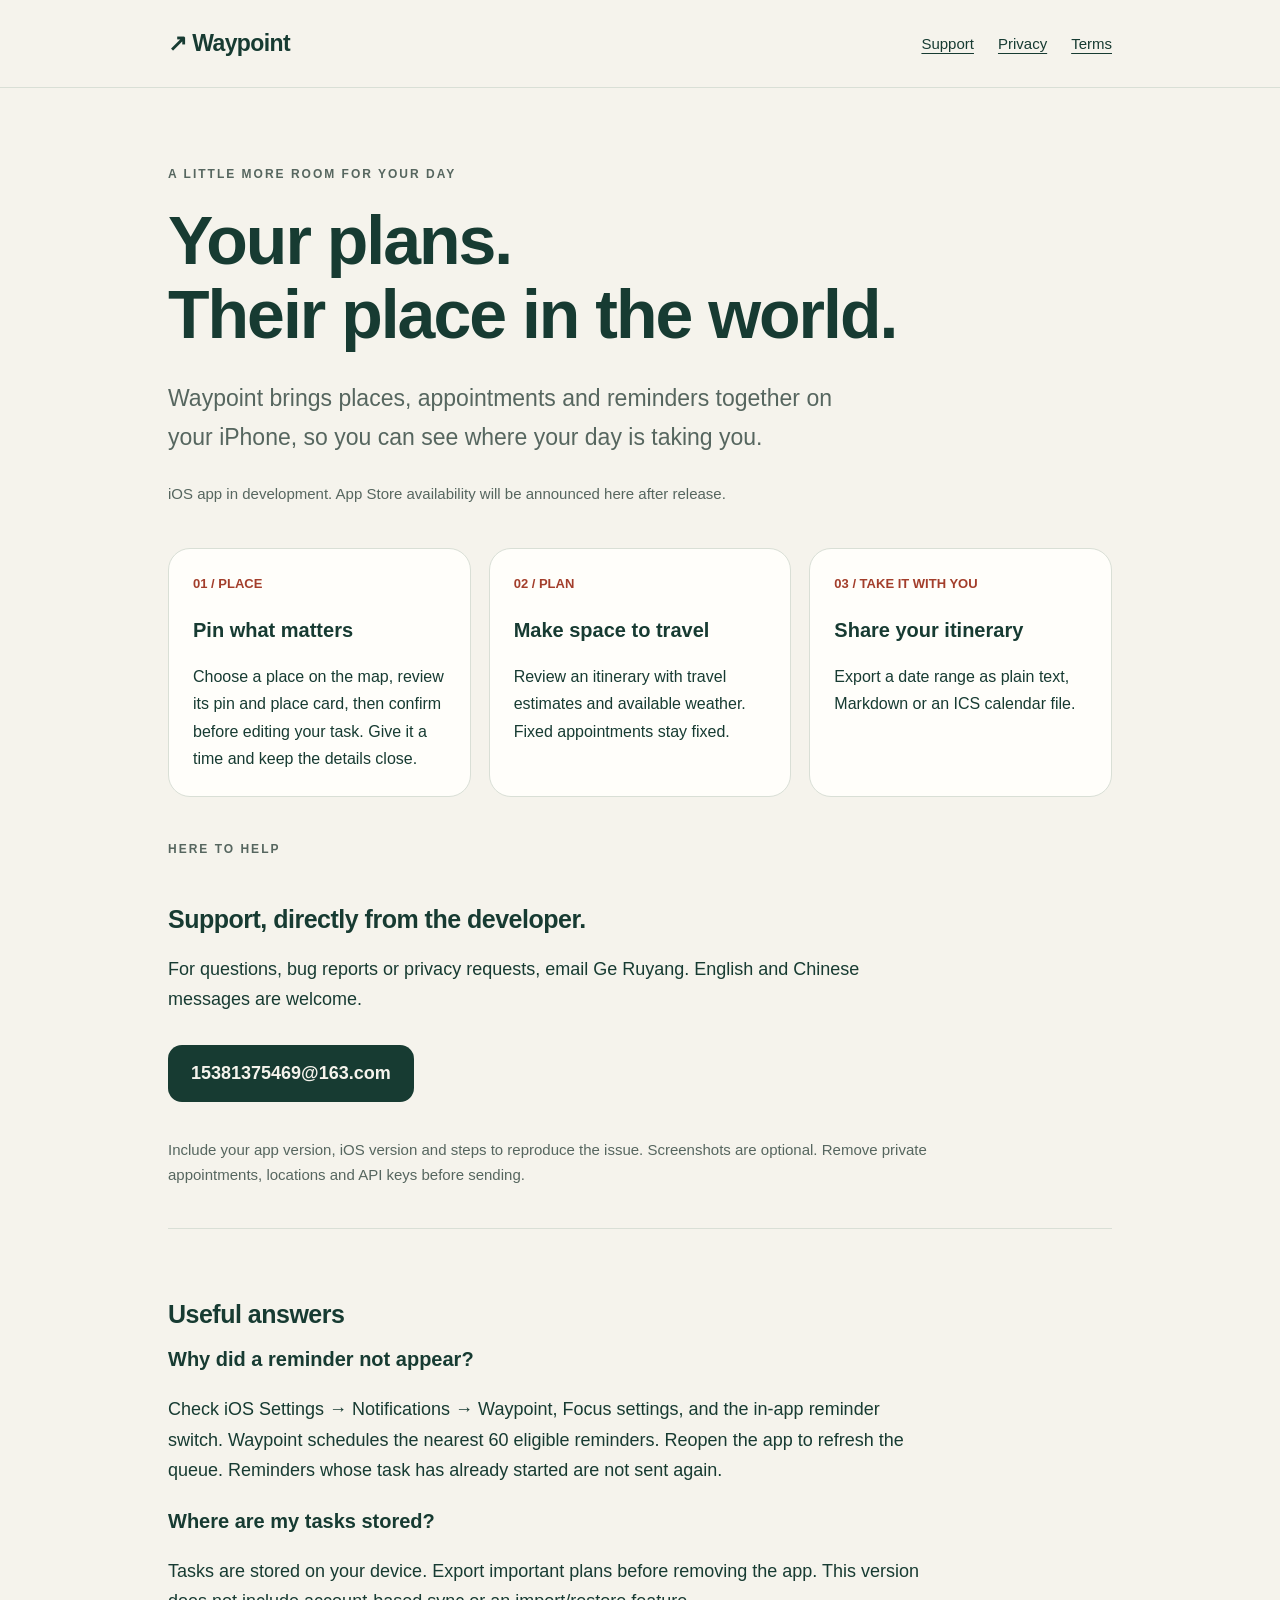
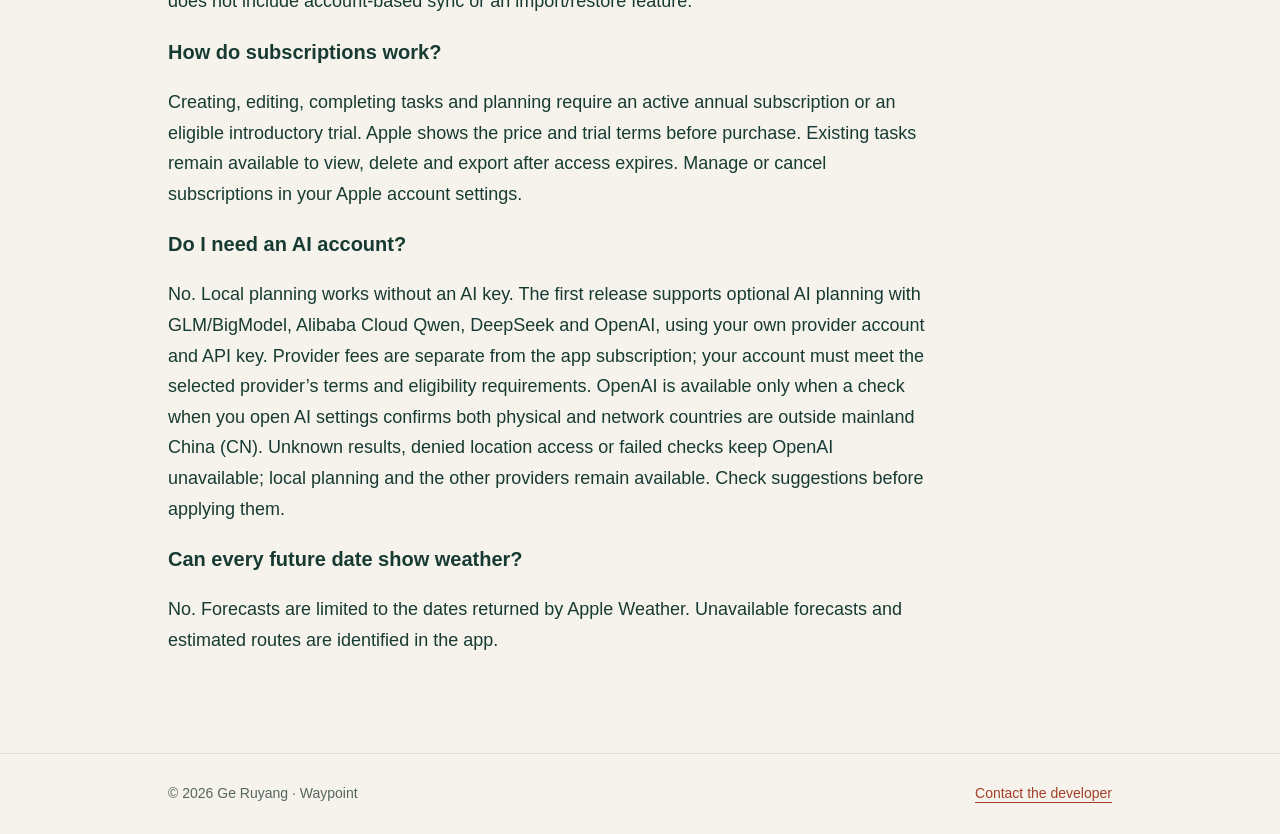
<file: index.html>
<!doctype html>
<html lang="en"><head><meta charset="utf-8"><meta name="viewport" content="width=device-width,initial-scale=1"><meta name="description" content="Support for Waypoint, an iOS app for map-based tasks, reminders and itinerary planning."><meta name="color-scheme" content="light dark"><title>Map & To-Do — Support · Waypoint</title><link rel="stylesheet" href="./style.css"></head><body><a class="skip" href="#main">Skip to content</a><header><div class="wrap"><nav aria-label="Main navigation"><a class="brand" href="./">↗ Waypoint</a><div class="navlinks"><a href="./#support">Support</a><a href="./privacy/">Privacy</a><a href="./terms/">Terms</a></div></nav></div></header><main id="main"><div class="wrap"><p class="eyebrow">A little more room for your day</p><h1>Your plans.<br>Their place in the world.</h1><p class="lead">Waypoint brings places, appointments and reminders together on your iPhone, so you can see where your day is taking you.</p><p class="note">iOS app in development. App Store availability will be announced here after release.</p><div class="cards"><section class="card"><span class="step">01 / PLACE</span><h3>Pin what matters</h3><p>Choose a place on the map, review its pin and place card, then confirm before editing your task. Give it a time and keep the details close.</p></section><section class="card"><span class="step">02 / PLAN</span><h3>Make space to travel</h3><p>Review an itinerary with travel estimates and available weather. Fixed appointments stay fixed.</p></section><section class="card"><span class="step">03 / TAKE IT WITH YOU</span><h3>Share your itinerary</h3><p>Export a date range as plain text, Markdown or an ICS calendar file.</p></section></div><section id="support"><p class="eyebrow">Here to help</p><h2>Support, directly from the developer.</h2><p>For questions, bug reports or privacy requests, email Ge Ruyang. English and Chinese messages are welcome.</p><a class="contact" href="mailto:15381375469@163.com?subject=Waypoint%20support">15381375469@163.com</a><p class="note">Include your app version, iOS version and steps to reproduce the issue. Screenshots are optional. Remove private appointments, locations and API keys before sending.</p></section><section class="rule"><h2>Useful answers</h2><h3>Why did a reminder not appear?</h3><p>Check iOS Settings → Notifications → Waypoint, Focus settings, and the in-app reminder switch. Waypoint schedules the nearest 60 eligible reminders. Reopen the app to refresh the queue. Reminders whose task has already started are not sent again.</p><h3>Where are my tasks stored?</h3><p>Tasks are stored on your device. Export important plans before removing the app. This version does not include account-based sync or an import/restore feature.</p><h3>How do subscriptions work?</h3><p>Creating, editing, completing tasks and planning require an active annual subscription or an eligible introductory trial. Apple shows the price and trial terms before purchase. Existing tasks remain available to view, delete and export after access expires. Manage or cancel subscriptions in your Apple account settings.</p><h3>Do I need an AI account?</h3><p>No. Local planning works without an AI key. The first release supports optional AI planning with GLM/BigModel, Alibaba Cloud Qwen, DeepSeek and OpenAI, using your own provider account and API key. Provider fees are separate from the app subscription; your account must meet the selected provider’s terms and eligibility requirements. OpenAI is available only when a check when you open AI settings confirms both physical and network countries are outside mainland China (CN). Unknown results, denied location access or failed checks keep OpenAI unavailable; local planning and the other providers remain available. Check suggestions before applying them.</p><h3>Can every future date show weather?</h3><p>No. Forecasts are limited to the dates returned by Apple Weather. Unavailable forecasts and estimated routes are identified in the app.</p></section></div></main><footer><div class="wrap"><span>© 2026 Ge Ruyang · Waypoint</span><span><a href="mailto:15381375469@163.com">Contact the developer</a></span></div></footer></body></html>
</file>
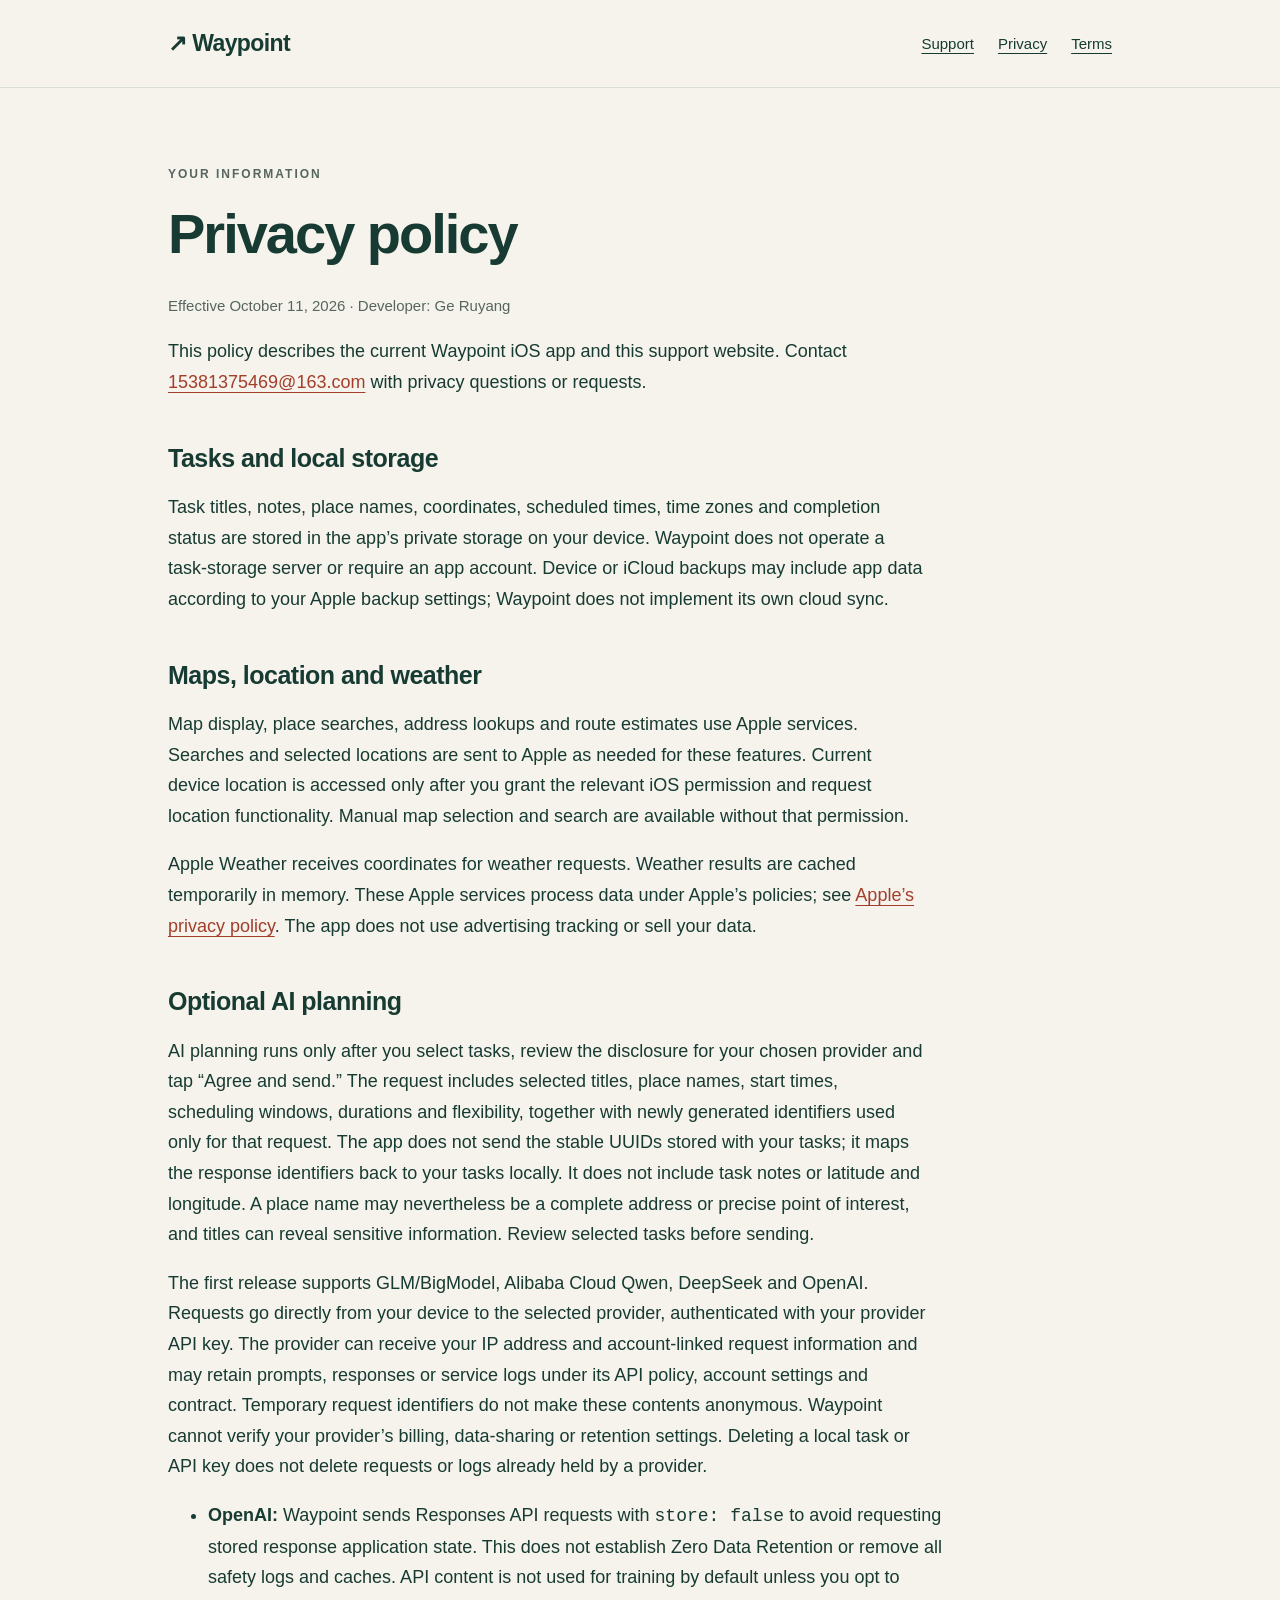
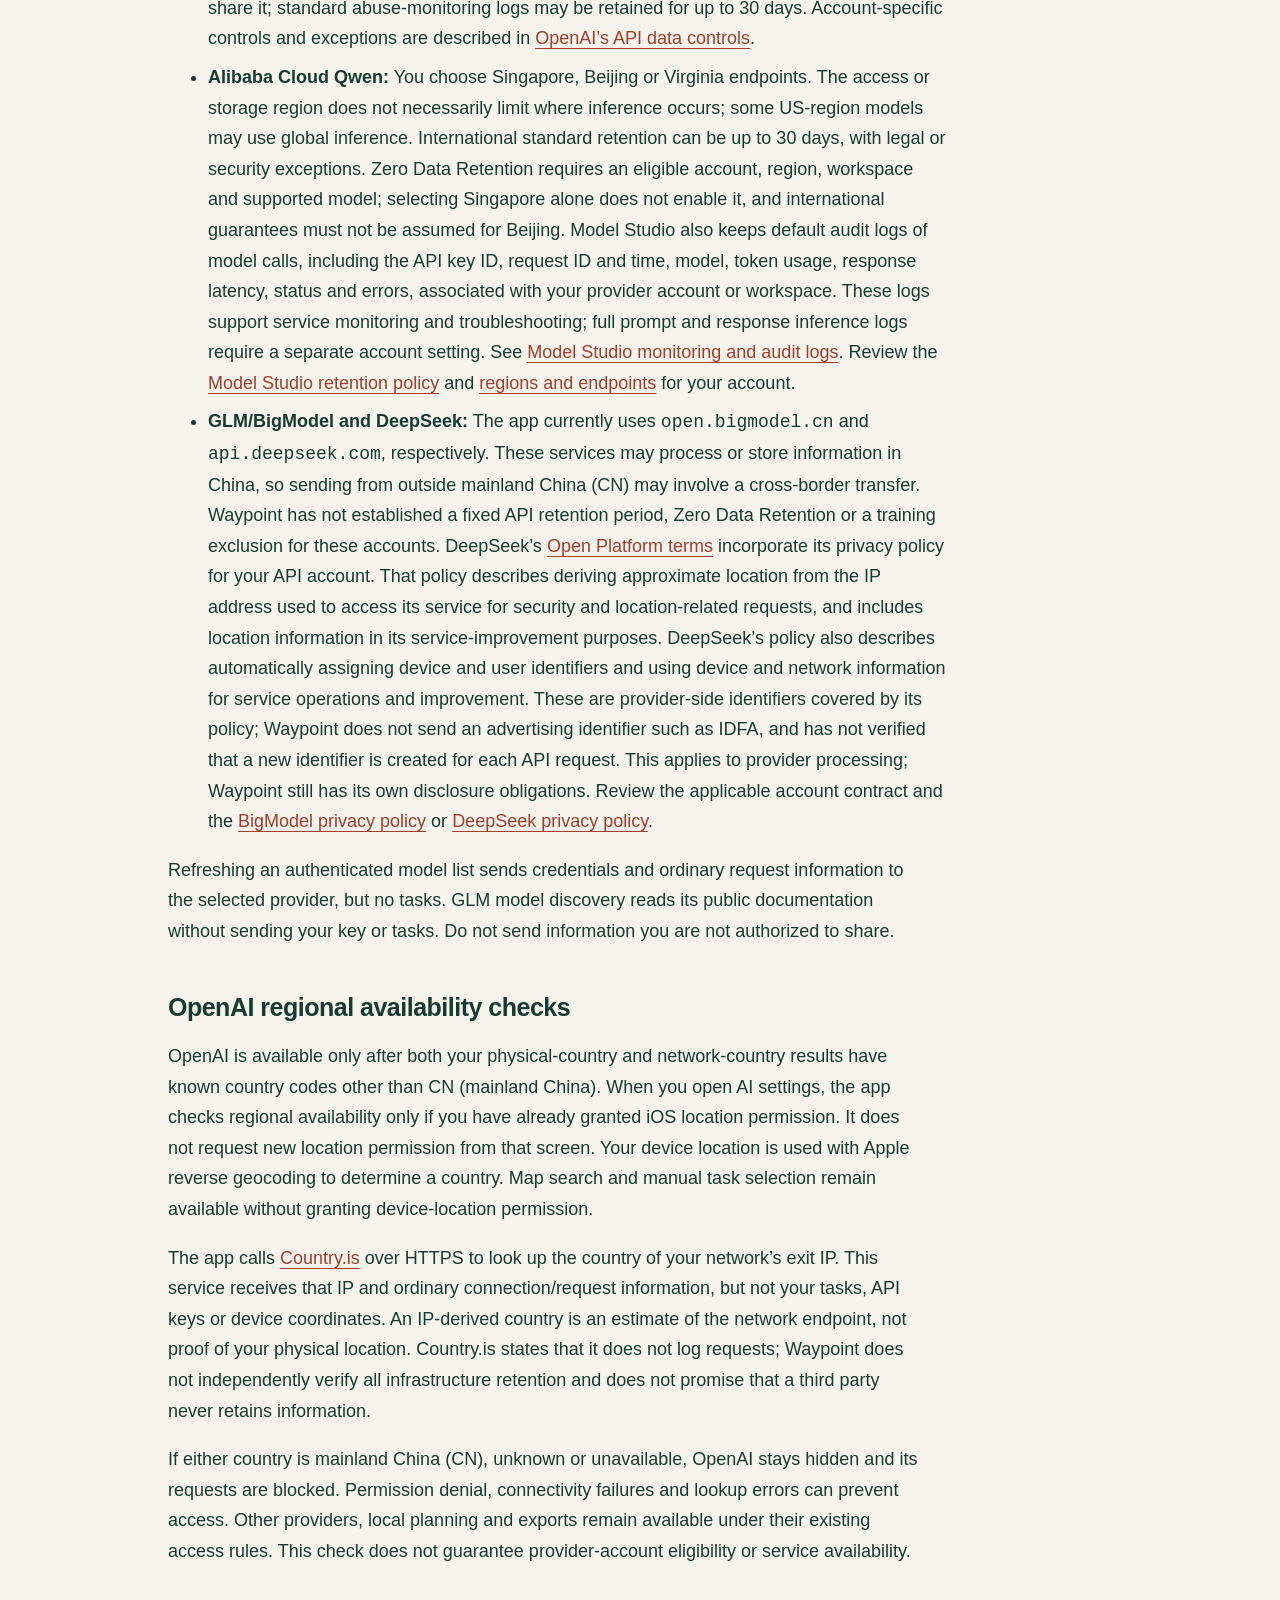
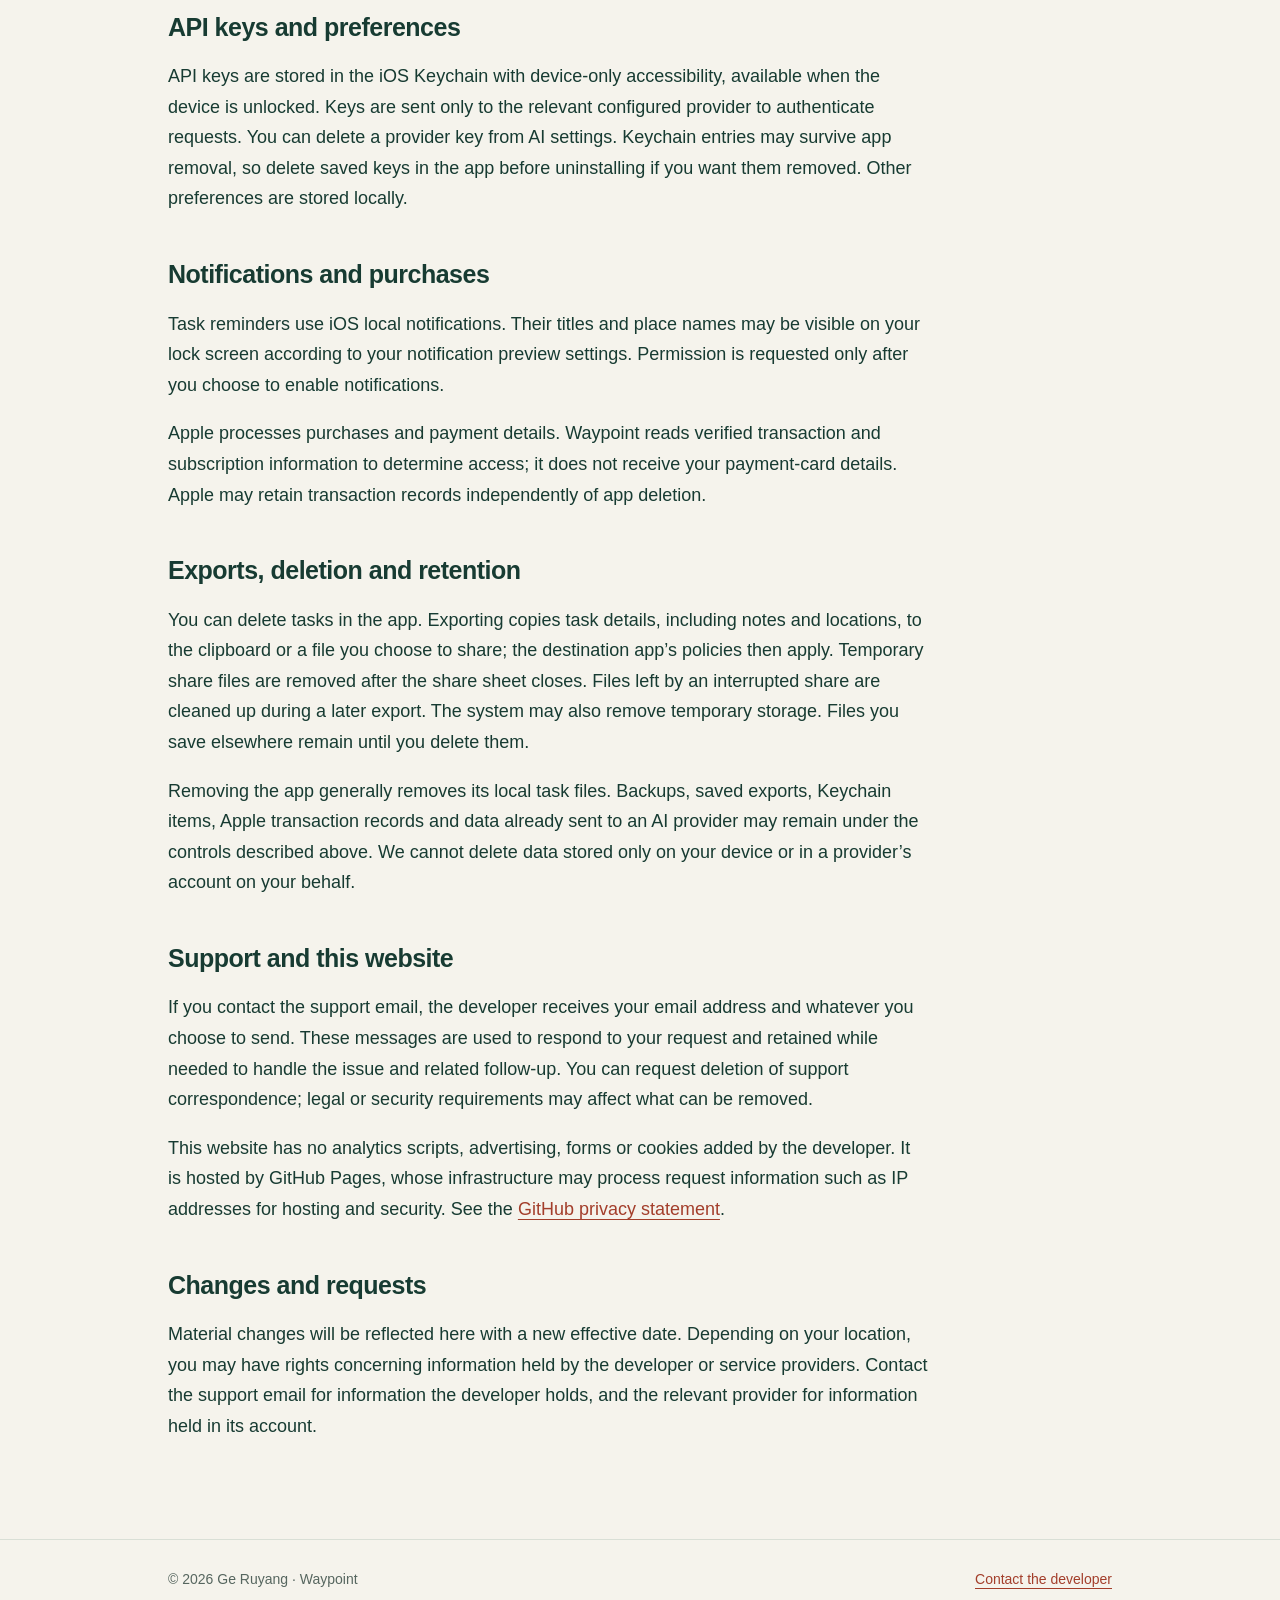
<file: privacy/index.html>
<!doctype html>
<html lang="en"><head><meta charset="utf-8"><meta name="viewport" content="width=device-width,initial-scale=1"><meta name="description" content="How Waypoint handles local tasks, location services, optional AI requests, subscriptions and support messages."><meta name="color-scheme" content="light dark"><title>Privacy policy · Waypoint</title><link rel="stylesheet" href="../style.css"></head><body><a class="skip" href="#main">Skip to content</a><header><div class="wrap"><nav aria-label="Main navigation"><a class="brand" href="../">↗ Waypoint</a><div class="navlinks"><a href="../#support">Support</a><a href="../privacy/">Privacy</a><a href="../terms/">Terms</a></div></nav></div></header><main id="main"><div class="wrap"><article class="legal"><p class="eyebrow">Your information</p><h1>Privacy policy</h1><p class="note">Effective October 11, 2026 · Developer: Ge Ruyang</p><p>This policy describes the current Waypoint iOS app and this support website. Contact <a href="mailto:15381375469@163.com">15381375469@163.com</a> with privacy questions or requests.</p><h2>Tasks and local storage</h2><p>Task titles, notes, place names, coordinates, scheduled times, time zones and completion status are stored in the app’s private storage on your device. Waypoint does not operate a task-storage server or require an app account. Device or iCloud backups may include app data according to your Apple backup settings; Waypoint does not implement its own cloud sync.</p><h2>Maps, location and weather</h2><p>Map display, place searches, address lookups and route estimates use Apple services. Searches and selected locations are sent to Apple as needed for these features. Current device location is accessed only after you grant the relevant iOS permission and request location functionality. Manual map selection and search are available without that permission.</p><p>Apple Weather receives coordinates for weather requests. Weather results are cached temporarily in memory. These Apple services process data under Apple’s policies; see <a href="https://www.apple.com/legal/privacy/">Apple’s privacy policy</a>. The app does not use advertising tracking or sell your data.</p><h2>Optional AI planning</h2><p>AI planning runs only after you select tasks, review the disclosure for your chosen provider and tap “Agree and send.” The request includes selected titles, place names, start times, scheduling windows, durations and flexibility, together with newly generated identifiers used only for that request. The app does not send the stable UUIDs stored with your tasks; it maps the response identifiers back to your tasks locally. It does not include task notes or latitude and longitude. A place name may nevertheless be a complete address or precise point of interest, and titles can reveal sensitive information. Review selected tasks before sending.</p><p>The first release supports GLM/BigModel, Alibaba Cloud Qwen, DeepSeek and OpenAI. Requests go directly from your device to the selected provider, authenticated with your provider API key. The provider can receive your IP address and account-linked request information and may retain prompts, responses or service logs under its API policy, account settings and contract. Temporary request identifiers do not make these contents anonymous. Waypoint cannot verify your provider’s billing, data-sharing or retention settings. Deleting a local task or API key does not delete requests or logs already held by a provider.</p><ul><li><strong>OpenAI:</strong> Waypoint sends Responses API requests with <code>store: false</code> to avoid requesting stored response application state. This does not establish Zero Data Retention or remove all safety logs and caches. API content is not used for training by default unless you opt to share it; standard abuse-monitoring logs may be retained for up to 30 days. Account-specific controls and exceptions are described in <a href="https://developers.openai.com/api/docs/guides/your-data">OpenAI’s API data controls</a>.</li><li><strong>Alibaba Cloud Qwen:</strong> You choose Singapore, Beijing or Virginia endpoints. The access or storage region does not necessarily limit where inference occurs; some US-region models may use global inference. International standard retention can be up to 30 days, with legal or security exceptions. Zero Data Retention requires an eligible account, region, workspace and supported model; selecting Singapore alone does not enable it, and international guarantees must not be assumed for Beijing. Model Studio also keeps default audit logs of model calls, including the API key ID, request ID and time, model, token usage, response latency, status and errors, associated with your provider account or workspace. These logs support service monitoring and troubleshooting; full prompt and response inference logs require a separate account setting. See <a href="https://www.alibabacloud.com/help/en/model-studio/model-telemetry">Model Studio monitoring and audit logs</a>. Review the <a href="https://www.alibabacloud.com/help/en/model-studio/data-retention-policy">Model Studio retention policy</a> and <a href="https://help.aliyun.com/en/model-studio/regions/">regions and endpoints</a> for your account.</li><li><strong>GLM/BigModel and DeepSeek:</strong> The app currently uses <code>open.bigmodel.cn</code> and <code>api.deepseek.com</code>, respectively. These services may process or store information in China, so sending from outside mainland China (CN) may involve a cross-border transfer. Waypoint has not established a fixed API retention period, Zero Data Retention or a training exclusion for these accounts. DeepSeek’s <a href="https://cdn.deepseek.com/policies/en-US/deepseek-open-platform-terms-of-service.html">Open Platform terms</a> incorporate its privacy policy for your API account. That policy describes deriving approximate location from the IP address used to access its service for security and location-related requests, and includes location information in its service-improvement purposes. DeepSeek’s policy also describes automatically assigning device and user identifiers and using device and network information for service operations and improvement. These are provider-side identifiers covered by its policy; Waypoint does not send an advertising identifier such as IDFA, and has not verified that a new identifier is created for each API request. This applies to provider processing; Waypoint still has its own disclosure obligations. Review the applicable account contract and the <a href="https://docs.bigmodel.cn/cn/terms/privacy-policy">BigModel privacy policy</a> or <a href="https://cdn.deepseek.com/policies/en-US/deepseek-privacy-policy.html">DeepSeek privacy policy</a>.</li></ul><p>Refreshing an authenticated model list sends credentials and ordinary request information to the selected provider, but no tasks. GLM model discovery reads its public documentation without sending your key or tasks. Do not send information you are not authorized to share.</p><h2>OpenAI regional availability checks</h2><p>OpenAI is available only after both your physical-country and network-country results have known country codes other than CN (mainland China). When you open AI settings, the app checks regional availability only if you have already granted iOS location permission. It does not request new location permission from that screen. Your device location is used with Apple reverse geocoding to determine a country. Map search and manual task selection remain available without granting device-location permission.</p><p>The app calls <a href="https://country.is/">Country.is</a> over HTTPS to look up the country of your network’s exit IP. This service receives that IP and ordinary connection/request information, but not your tasks, API keys or device coordinates. An IP-derived country is an estimate of the network endpoint, not proof of your physical location. Country.is states that it does not log requests; Waypoint does not independently verify all infrastructure retention and does not promise that a third party never retains information.</p><p>If either country is mainland China (CN), unknown or unavailable, OpenAI stays hidden and its requests are blocked. Permission denial, connectivity failures and lookup errors can prevent access. Other providers, local planning and exports remain available under their existing access rules. This check does not guarantee provider-account eligibility or service availability.</p><h2>API keys and preferences</h2><p>API keys are stored in the iOS Keychain with device-only accessibility, available when the device is unlocked. Keys are sent only to the relevant configured provider to authenticate requests. You can delete a provider key from AI settings. Keychain entries may survive app removal, so delete saved keys in the app before uninstalling if you want them removed. Other preferences are stored locally.</p><h2>Notifications and purchases</h2><p>Task reminders use iOS local notifications. Their titles and place names may be visible on your lock screen according to your notification preview settings. Permission is requested only after you choose to enable notifications.</p><p>Apple processes purchases and payment details. Waypoint reads verified transaction and subscription information to determine access; it does not receive your payment-card details. Apple may retain transaction records independently of app deletion.</p><h2>Exports, deletion and retention</h2><p>You can delete tasks in the app. Exporting copies task details, including notes and locations, to the clipboard or a file you choose to share; the destination app’s policies then apply. Temporary share files are removed after the share sheet closes. Files left by an interrupted share are cleaned up during a later export. The system may also remove temporary storage. Files you save elsewhere remain until you delete them.</p><p>Removing the app generally removes its local task files. Backups, saved exports, Keychain items, Apple transaction records and data already sent to an AI provider may remain under the controls described above. We cannot delete data stored only on your device or in a provider’s account on your behalf.</p><h2>Support and this website</h2><p>If you contact the support email, the developer receives your email address and whatever you choose to send. These messages are used to respond to your request and retained while needed to handle the issue and related follow-up. You can request deletion of support correspondence; legal or security requirements may affect what can be removed.</p><p>This website has no analytics scripts, advertising, forms or cookies added by the developer. It is hosted by GitHub Pages, whose infrastructure may process request information such as IP addresses for hosting and security. See the <a href="https://docs.github.com/en/site-policy/privacy-policies/github-general-privacy-statement">GitHub privacy statement</a>.</p><h2>Changes and requests</h2><p>Material changes will be reflected here with a new effective date. Depending on your location, you may have rights concerning information held by the developer or service providers. Contact the support email for information the developer holds, and the relevant provider for information held in its account.</p></article></div></main><footer><div class="wrap"><span>© 2026 Ge Ruyang · Waypoint</span><span><a href="mailto:15381375469@163.com">Contact the developer</a></span></div></footer></body></html>
</file>
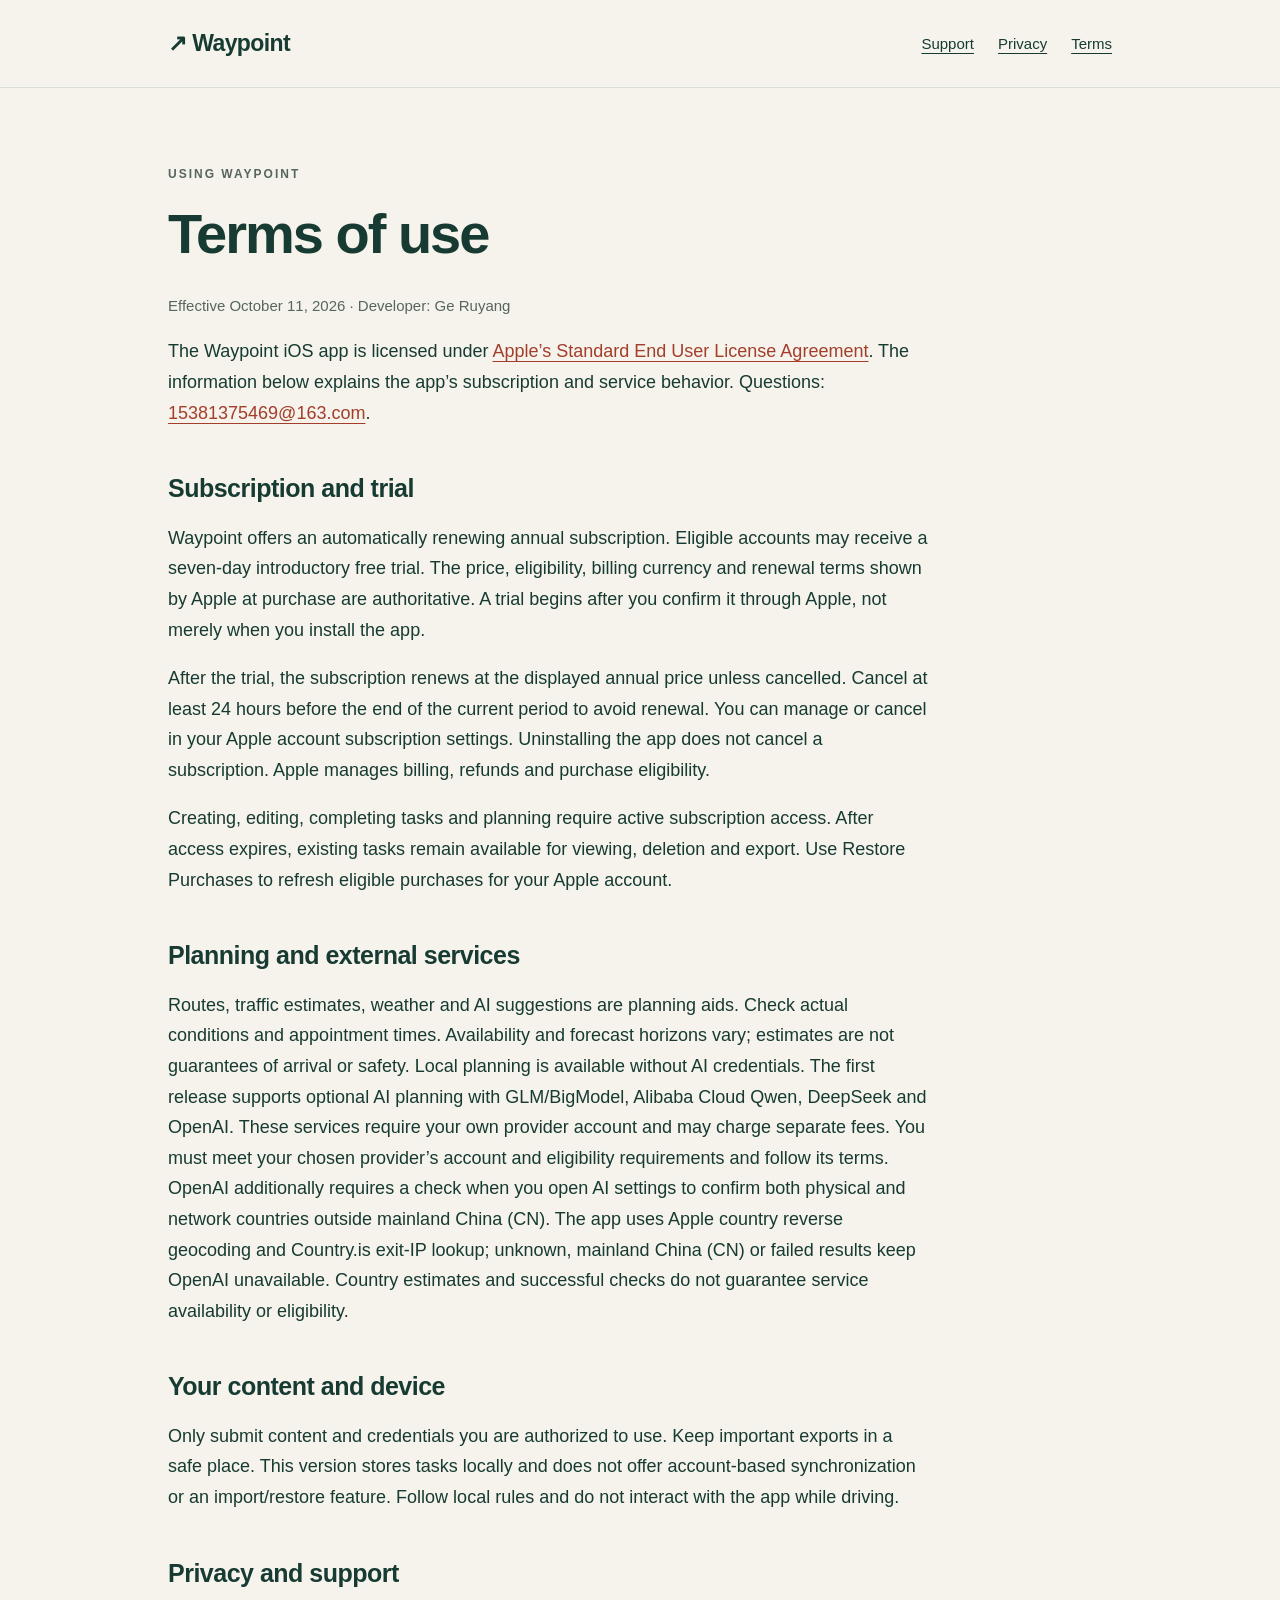
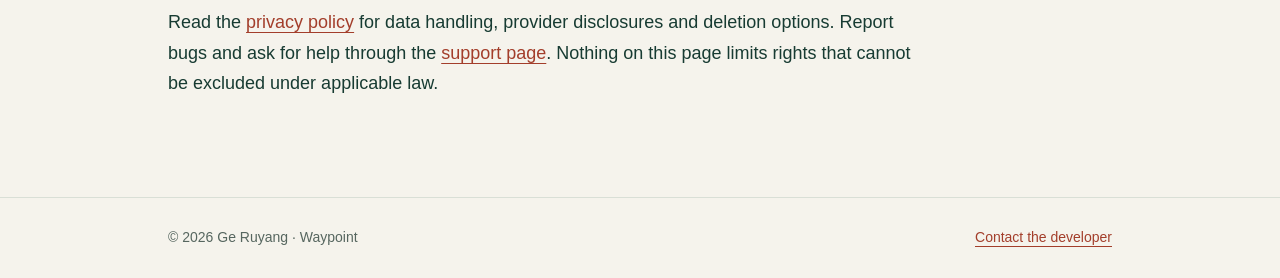
<file: terms/index.html>
<!doctype html>
<html lang="en"><head><meta charset="utf-8"><meta name="viewport" content="width=device-width,initial-scale=1"><meta name="description" content="Waypoint terms, subscription information and Apple standard end-user license agreement."><meta name="color-scheme" content="light dark"><title>Terms of use · Waypoint</title><link rel="stylesheet" href="../style.css"></head><body><a class="skip" href="#main">Skip to content</a><header><div class="wrap"><nav aria-label="Main navigation"><a class="brand" href="../">↗ Waypoint</a><div class="navlinks"><a href="../#support">Support</a><a href="../privacy/">Privacy</a><a href="../terms/">Terms</a></div></nav></div></header><main id="main"><div class="wrap"><article class="legal"><p class="eyebrow">Using Waypoint</p><h1>Terms of use</h1><p class="note">Effective October 11, 2026 · Developer: Ge Ruyang</p><p>The Waypoint iOS app is licensed under <a href="https://www.apple.com/legal/internet-services/itunes/dev/stdeula/">Apple’s Standard End User License Agreement</a>. The information below explains the app’s subscription and service behavior. Questions: <a href="mailto:15381375469@163.com">15381375469@163.com</a>.</p><h2>Subscription and trial</h2><p>Waypoint offers an automatically renewing annual subscription. Eligible accounts may receive a seven-day introductory free trial. The price, eligibility, billing currency and renewal terms shown by Apple at purchase are authoritative. A trial begins after you confirm it through Apple, not merely when you install the app.</p><p>After the trial, the subscription renews at the displayed annual price unless cancelled. Cancel at least 24 hours before the end of the current period to avoid renewal. You can manage or cancel in your Apple account subscription settings. Uninstalling the app does not cancel a subscription. Apple manages billing, refunds and purchase eligibility.</p><p>Creating, editing, completing tasks and planning require active subscription access. After access expires, existing tasks remain available for viewing, deletion and export. Use Restore Purchases to refresh eligible purchases for your Apple account.</p><h2>Planning and external services</h2><p>Routes, traffic estimates, weather and AI suggestions are planning aids. Check actual conditions and appointment times. Availability and forecast horizons vary; estimates are not guarantees of arrival or safety. Local planning is available without AI credentials. The first release supports optional AI planning with GLM/BigModel, Alibaba Cloud Qwen, DeepSeek and OpenAI. These services require your own provider account and may charge separate fees. You must meet your chosen provider’s account and eligibility requirements and follow its terms. OpenAI additionally requires a check when you open AI settings to confirm both physical and network countries outside mainland China (CN). The app uses Apple country reverse geocoding and Country.is exit-IP lookup; unknown, mainland China (CN) or failed results keep OpenAI unavailable. Country estimates and successful checks do not guarantee service availability or eligibility.</p><h2>Your content and device</h2><p>Only submit content and credentials you are authorized to use. Keep important exports in a safe place. This version stores tasks locally and does not offer account-based synchronization or an import/restore feature. Follow local rules and do not interact with the app while driving.</p><h2>Privacy and support</h2><p>Read the <a href="../privacy/">privacy policy</a> for data handling, provider disclosures and deletion options. Report bugs and ask for help through the <a href="../#support">support page</a>. Nothing on this page limits rights that cannot be excluded under applicable law.</p></article></div></main><footer><div class="wrap"><span>© 2026 Ge Ruyang · Waypoint</span><span><a href="mailto:15381375469@163.com">Contact the developer</a></span></div></footer></body></html>
</file>
<file: style.css>
:root{color-scheme:light dark;--bg:#f5f3ec;--ink:#173b32;--muted:#56665f;--surface:#fffefa;--line:#d9dfd6;--accent:#a33e2b}*{box-sizing:border-box}body{margin:0;background:var(--bg);color:var(--ink);font:18px/1.7 -apple-system,BlinkMacSystemFont,"Segoe UI",sans-serif}a{color:var(--accent);text-underline-offset:4px}a:focus-visible{outline:3px solid var(--accent);outline-offset:5px;border-radius:2px}.wrap{max-width:1000px;margin:auto;padding:0 28px}header{border-bottom:1px solid var(--line)}nav{display:flex;justify-content:space-between;align-items:center;gap:24px;padding:24px 0;flex-wrap:wrap}.brand{font-size:23px;font-weight:750;letter-spacing:-.6px;text-decoration:none;color:var(--ink)}.navlinks{display:flex;gap:24px;flex-wrap:wrap}.navlinks a{font-size:15px;color:var(--ink)}main{padding:64px 0 80px}.eyebrow{font-size:12px;text-transform:uppercase;letter-spacing:2px;font-weight:700;color:var(--muted)}h1{font-size:clamp(38px,7vw,68px);line-height:1.08;letter-spacing:-2px;max-width:800px;margin:20px 0 28px}h2{font-size:25px;line-height:1.3;letter-spacing:-.5px;margin:44px 0 12px}h3{font-size:20px;margin:0 0 8px}p,li{max-width:760px}.lead{font-size:23px;color:var(--muted);max-width:690px}.contact{display:inline-block;background:var(--ink);color:var(--bg);padding:13px 23px;border-radius:14px;text-decoration:none;font-weight:650;margin:12px 0 20px;overflow-wrap:anywhere}.note{font-size:15px;color:var(--muted)}.cards{display:grid;grid-template-columns:repeat(3,1fr);gap:18px;margin:42px 0}.card{background:var(--surface);border:1px solid var(--line);border-radius:22px;padding:24px}.card p{font-size:16px;margin-bottom:0}.step{font-size:13px;color:var(--accent);font-weight:700;margin-bottom:18px;display:block}.legal{max-width:780px}.legal h1{font-size:clamp(38px,6vw,56px)}.rule{border-top:1px solid var(--line);padding-top:25px;margin-top:40px}footer{border-top:1px solid var(--line);padding:28px 0;font-size:14px;color:var(--muted)}footer .wrap{display:flex;justify-content:space-between;flex-wrap:wrap;gap:16px}.skip{position:absolute;left:-9999px}.skip:focus{left:15px;top:10px;background:var(--surface);padding:12px;z-index:2}li{margin-bottom:8px}@media(max-width:680px){.wrap{padding:0 20px}main{padding:40px 0 56px}.cards{grid-template-columns:1fr}.navlinks{gap:16px}.lead{font-size:20px}h1{letter-spacing:-1.2px}}@media(prefers-color-scheme:dark){:root{--bg:#101d18;--ink:#f2f5ec;--muted:#b4c2b7;--surface:#192c24;--line:#3c5546;--accent:#f29b7d}}
</file>
